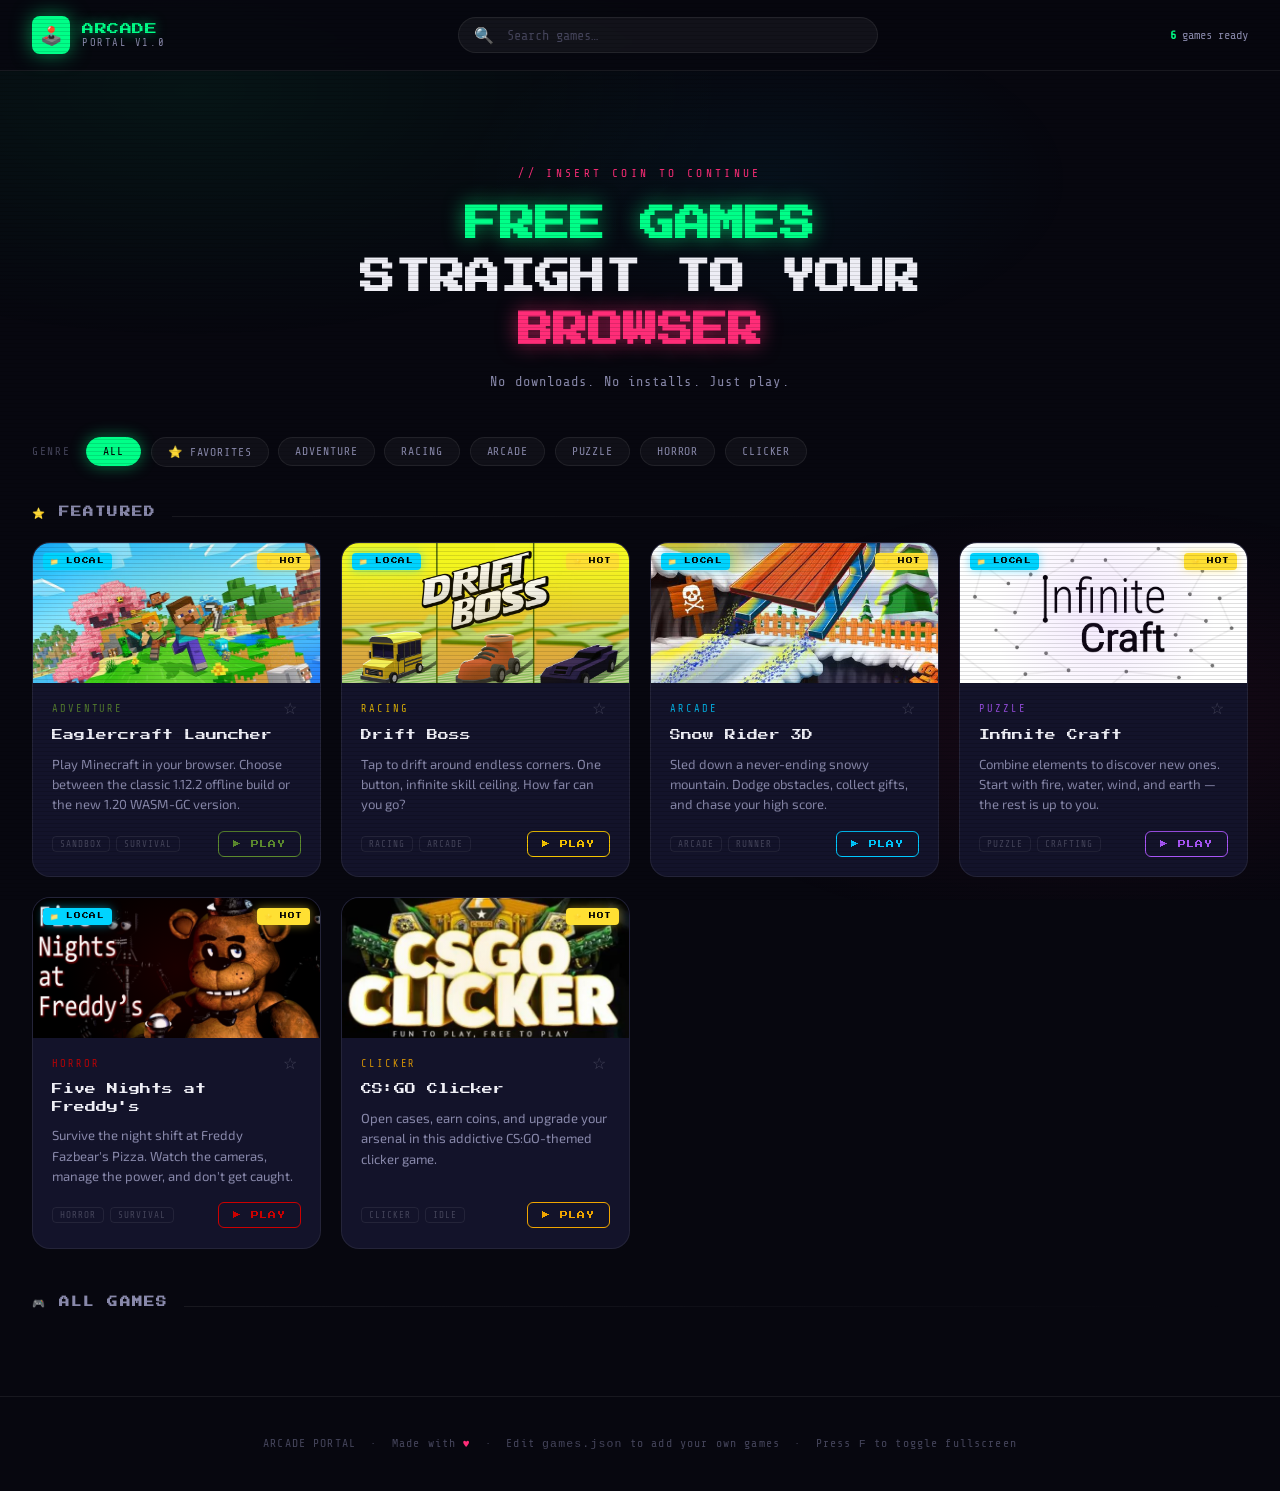
<file: index.html>
<!DOCTYPE html>
<html lang="en">
<head>
  <meta charset="UTF-8" />
  <meta name="viewport" content="width=device-width, initial-scale=1.0" />
  <title>ARCADE PORTAL — Play Free Games Online</title>
  <meta name="description" content="A curated collection of free browser games. Puzzle, arcade, strategy and more — all in one place." />
  <meta http-equiv="Content-Security-Policy" content="upgrade-insecure-requests">
  <link rel="stylesheet" href="style.css" />
  <link rel="icon" href="[data-uri]" />
</head>
<body>

  <!-- ══ HEADER ══ -->
  <header class="site-header">
    <div class="header-inner">
      <a class="logo" href="#">
        <div class="logo-icon">🕹️</div>
        <div>
          <div class="logo-text">ARCADE</div>
          <div class="logo-sub">PORTAL v1.0</div>
        </div>
      </a>
      <div class="search-wrap">
        <span class="search-icon">🔍</span>
        <input type="search" id="search-input" class="search-input" placeholder="Search games…" autocomplete="off" spellcheck="false" />
      </div>
      <div class="game-count-badge" id="game-count">Loading…</div>
    </div>
  </header>

  <!-- ══ MAIN ══ -->
  <main class="main-container">

    <!-- Hero -->
    <section class="hero">
      <span class="hero-eyebrow">// INSERT COIN TO CONTINUE</span>
      <h1 class="hero-title">
        <span class="highlight-green">FREE GAMES</span><br>
        STRAIGHT TO YOUR<br>
        <span class="highlight-pink">BROWSER</span>
      </h1>
      <p class="hero-subtitle">No downloads. No installs. Just play.</p>
    </section>

    <!-- Filters -->
    <div class="filter-bar" id="filter-bar"></div>

    <!-- Recently Played -->
    <section class="recent-section" id="recent-section" style="display:none">
      <div class="section-header">
        <h2 class="section-title">🕐 Recently Played</h2>
        <div class="section-line"></div>
      </div>
      <div class="recent-grid" id="recent-grid"></div>
    </section>

    <!-- Featured -->
    <section class="featured-section" id="featured-section">
      <div class="section-header">
        <h2 class="section-title">⭐ Featured</h2>
        <div class="section-line"></div>
      </div>
      <div class="featured-grid" id="featured-grid"></div>
    </section>

    <!-- All Games -->
    <section>
      <div class="section-header">
        <h2 class="section-title" id="all-section-title">🎮 All Games</h2>
        <div class="section-line"></div>
      </div>
      <div class="games-grid" id="all-games-grid"></div>
    </section>

    <!-- No Results -->
    <div class="no-results" id="no-results">
      <span class="no-results-icon">🔭</span>
      <h3>No games found</h3>
      <p>Try a different search term or category.</p>
    </div>

  </main>

  <!-- ══ MODAL ══ -->
  <div class="modal-overlay" id="modal-overlay" role="dialog" aria-modal="true">
    <div class="modal-window" id="modal-window">

      <div class="modal-header">
        <div class="modal-title-group">
          <span class="modal-emoji" id="modal-emoji">🎮</span>
          <div>
            <div class="modal-game-name"     id="modal-game-name">Game Title</div>
            <div class="modal-game-category" id="modal-game-category">Category</div>
          </div>
        </div>

        <div class="modal-actions">
          <button class="modal-btn modal-btn-fullscreen" id="modal-fullscreen" title="Fullscreen (F)">⛶ FULL</button>
          <a id="modal-open-external" href="#" target="_blank" rel="noopener noreferrer"
             class="modal-btn modal-btn-outline" title="Open in new tab">
            ↗ <span>New Tab</span>
          </a>
          <button class="modal-btn modal-btn-close" id="modal-close" title="Close (Esc)">✕</button>
        </div>
      </div>

      <div class="modal-body">
        <div class="iframe-loading" id="iframe-loading">
          <div class="loading-spinner"></div>
          <div class="loading-text">LOADING<span class="loading-dots"></span></div>
        </div>

        <div class="iframe-blocked" id="iframe-blocked">
          <span class="blocked-icon">🚫</span>
          <div class="blocked-title">THIS GAME BLOCKS EMBEDDING</div>
          <p class="blocked-desc">This game can't be shown inside another website. Open it in a new tab to play!</p>
          <a id="blocked-open-external" href="#" target="_blank" rel="noopener noreferrer" class="open-external-btn">
            ▶ PLAY IN NEW TAB
          </a>
        </div>

        <iframe
          id="game-iframe"
          class="game-iframe"
          src="about:blank"
          title="Game"
          allow="fullscreen; autoplay; gamepad"
          sandbox="allow-scripts allow-same-origin allow-forms allow-popups allow-pointer-lock allow-top-navigation"
        ></iframe>
      </div>
    </div>
  </div>

  <!-- ══ FOOTER ══ -->
  <footer class="site-footer">
    ARCADE PORTAL &nbsp;·&nbsp; Made with <span>♥</span> &nbsp;·&nbsp;
    Edit <code>games.json</code> to add your own games &nbsp;·&nbsp;
    Press <code>F</code> to toggle fullscreen
  </footer>

  <script src="app.js"></script>
</body>
</html>
</file>
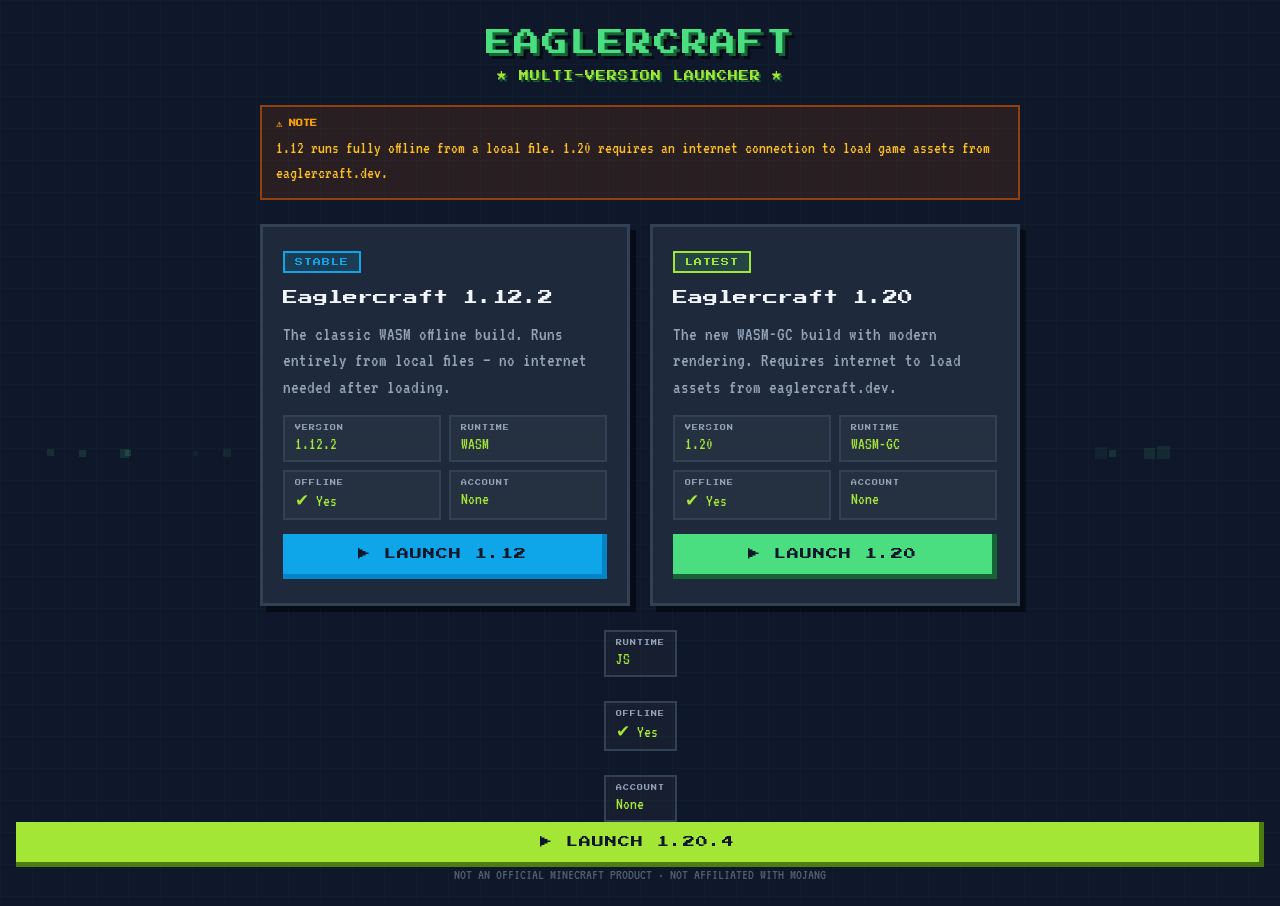
<file: EaglerLauncher.html>
<!DOCTYPE html>
<html lang="en">
<head>
  <meta charset="UTF-8"/>
  <meta name="viewport" content="width=device-width, initial-scale=1.0"/>
  <title>Eaglercraft Launcher</title>
  <link href="https://fonts.googleapis.com/css2?family=Press+Start+2P&family=VT323:wght@400&display=swap" rel="stylesheet"/>
  <style>
    *, *::before, *::after { box-sizing: border-box; margin: 0; padding: 0; }

    :root {
      --green:      #4ade80;
      --dark-green: #166534;
      --lime:       #a3e635;
      --sky:        #0ea5e9;
      --gold:       #fbbf24;
      --red:        #ef4444;
      --bg:         #0f172a;
      --card:       #1e293b;
      --border:     #334155;
      --text:       #f1f5f9;
      --muted:      #94a3b8;
    }

    body {
      font-family: 'VT323', monospace;
      background: var(--bg);
      color: var(--text);
      min-height: 100vh;
      display: flex;
      flex-direction: column;
      align-items: center;
      justify-content: center;
      padding: 24px 16px;
      position: relative;
      overflow-x: hidden;
    }

    /* Pixel grid */
    body::before {
      content: '';
      position: fixed; inset: 0;
      background-image:
        linear-gradient(rgba(74,222,128,0.03) 1px, transparent 1px),
        linear-gradient(90deg, rgba(74,222,128,0.03) 1px, transparent 1px);
      background-size: 32px 32px;
      pointer-events: none; z-index: 0;
    }

    .pixel {
      position: fixed; width: 8px; height: 8px;
      background: var(--green); opacity: 0.12;
      animation: floatPixel linear infinite;
      pointer-events: none; z-index: 0;
    }
    @keyframes floatPixel {
      0%   { transform: translateY(110vh) rotate(0deg);   opacity: 0; }
      10%  { opacity: 0.12; }
      90%  { opacity: 0.12; }
      100% { transform: translateY(-10vh) rotate(360deg); opacity: 0; }
    }

    .container {
      position: relative; z-index: 1;
      width: 100%; max-width: 760px;
      display: flex; flex-direction: column;
      align-items: center; gap: 24px;
    }

    /* Logo */
    .logo-title {
      font-family: 'Press Start 2P', monospace;
      font-size: clamp(16px, 4vw, 26px);
      color: var(--green);
      text-shadow: 3px 3px 0 var(--dark-green), 6px 6px 0 rgba(0,0,0,0.5);
      text-align: center; letter-spacing: 2px; line-height: 1.5;
      animation: titlePulse 3s ease-in-out infinite;
    }
    .logo-sub {
      font-family: 'Press Start 2P', monospace;
      font-size: clamp(7px, 1.4vw, 10px);
      color: var(--lime); text-align: center;
      text-shadow: 2px 2px 0 var(--dark-green);
      margin-top: 8px; letter-spacing: 1px;
    }
    @keyframes titlePulse {
      0%,100% { text-shadow: 3px 3px 0 var(--dark-green), 6px 6px 0 rgba(0,0,0,0.5); }
      50%      { text-shadow: 3px 3px 0 var(--dark-green), 6px 6px 0 rgba(0,0,0,0.5), 0 0 30px var(--green); }
    }

    /* Version cards grid */
    .versions-grid {
      display: grid;
      grid-template-columns: 1fr 1fr;
      gap: 20px;
      width: 100%;
    }

    @media (max-width: 480px) {
      .versions-grid { grid-template-columns: 1fr; }
    }

    .ver-card {
      background: var(--card);
      border: 3px solid var(--border);
      box-shadow: 6px 6px 0 rgba(0,0,0,0.5);
      padding: 24px 20px;
      display: flex; flex-direction: column; gap: 14px;
      transition: border-color 0.15s;
    }
    .ver-card:hover { border-color: var(--green); }

    .ver-badge {
      display: inline-block;
      font-family: 'Press Start 2P', monospace;
      font-size: 8px; padding: 5px 10px;
      border: 2px solid; letter-spacing: 1px;
      width: fit-content;
    }
    .ver-badge.v112 { background: rgba(14,165,233,0.15); color: var(--sky);  border-color: var(--sky); }
    .ver-badge.v120 { background: rgba(74,222,128,0.15); color: var(--lime); border-color: var(--lime); }

    .ver-title {
      font-family: 'Press Start 2P', monospace;
      font-size: clamp(11px, 2vw, 15px);
      color: var(--text); line-height: 1.4;
    }

    .ver-desc {
      font-size: 19px; color: var(--muted); line-height: 1.4; flex: 1;
    }

    .ver-specs {
      display: grid; grid-template-columns: 1fr 1fr; gap: 8px;
    }

    .spec-item {
      background: rgba(255,255,255,0.03);
      border: 2px solid var(--border);
      padding: 8px 10px;
    }
    .spec-label {
      font-family: 'Press Start 2P', monospace;
      font-size: 6px; color: var(--muted);
      letter-spacing: 1px; margin-bottom: 4px;
    }
    .spec-val { font-size: 17px; color: var(--lime); }

    .launch-btn {
      display: block; width: 100%; padding: 14px;
      font-family: 'Press Start 2P', monospace;
      font-size: clamp(9px, 1.5vw, 12px);
      letter-spacing: 1px; text-align: center;
      cursor: pointer; border: none; outline: none;
      position: relative; overflow: hidden;
      transition: all 0.08s;
    }
    .launch-btn.v112 {
      background: var(--sky); color: #0f172a;
      border-bottom: 5px solid #0284c7;
      border-right: 5px solid #0284c7;
    }
    .launch-btn.v112:hover { background: #38bdf8; }
    .launch-btn.v120 {
      background: var(--green); color: #0f172a;
      border-bottom: 5px solid var(--dark-green);
      border-right: 5px solid var(--dark-green);
    }
    .launch-btn.v120:hover { background: var(--lime); }
    .launch-btn:active { transform: translate(3px,3px); border-bottom-width: 2px; border-right-width: 2px; }

    /* Warning */
    .warning {
      background: rgba(146,64,14,0.2);
      border: 2px solid #92400e;
      padding: 12px 14px;
      font-size: 17px; color: var(--gold); line-height: 1.5;
      width: 100%;
    }
    .warning strong {
      font-family: 'Press Start 2P', monospace;
      font-size: 7px; display: block; margin-bottom: 5px; color: #f59e0b;
    }

    /* Footer */
    .footer { font-size: 15px; color: var(--muted); text-align: center; opacity: 0.5; }

    /* Game overlay */
    #game-overlay {
      display: none; position: fixed; inset: 0; z-index: 999;
      background: #000; flex-direction: column;
    }
    #game-overlay.active { display: flex; }

    .overlay-bar {
      display: flex; align-items: center;
      justify-content: space-between;
      padding: 8px 14px;
      background: #0f172a;
      border-bottom: 2px solid var(--green);
      flex-shrink: 0; gap: 10px;
    }
    .overlay-title {
      font-family: 'Press Start 2P', monospace;
      font-size: 9px; color: var(--green);
    }
    .overlay-actions { display: flex; gap: 8px; }

    .overlay-btn {
      font-family: 'Press Start 2P', monospace;
      font-size: 8px; padding: 6px 11px;
      cursor: pointer; border: 2px solid; letter-spacing: 1px;
    }
    .fs-btn  { background: rgba(74,222,128,0.1); color: var(--green); border-color: var(--green); }
    .fs-btn:hover { background: rgba(74,222,128,0.2); }
    .cls-btn { background: rgba(239,68,68,0.15);  color: #fca5a5; border-color: #991b1b; }
    .cls-btn:hover { background: rgba(239,68,68,0.3); }

    #game-frame { flex: 1; border: none; width: 100%; }

    .loading-msg {
      position: absolute; inset: 50px 0 0;
      display: flex; align-items: center; justify-content: center;
      font-family: 'Press Start 2P', monospace;
      font-size: 12px; color: var(--green);
      pointer-events: none;
      animation: titlePulse 1.5s ease-in-out infinite;
    }
  </style>
</head>
<body>

  <script>
    for (let i = 0; i < 18; i++) {
      const p = document.createElement('div');
      p.className = 'pixel';
      p.style.left = Math.random() * 100 + 'vw';
      p.style.animationDuration = (8 + Math.random() * 14) + 's';
      p.style.animationDelay   = (Math.random() * 12) + 's';
      const sz = (4 + Math.random() * 10) + 'px';
      p.style.width = p.style.height = sz;
      p.style.opacity = (0.05 + Math.random() * 0.12);
      document.body.appendChild(p);
    }
  </script>

  <div class="container">

    <!-- Logo -->
    <div>
      <div class="logo-title">EAGLERCRAFT</div>
      <div class="logo-sub">★ MULTI-VERSION LAUNCHER ★</div>
    </div>

    <!-- Warning -->
    <div class="warning">
      <strong>⚠ NOTE</strong>
      1.12 runs fully offline from a local file. 1.20 requires an internet connection to load game assets from eaglercraft.dev.
    </div>

    <!-- Version cards -->
    <div class="versions-grid">

      <!-- 1.12 -->
      <div class="ver-card">
        <div class="ver-badge v112">STABLE</div>
        <div class="ver-title">Eaglercraft 1.12.2</div>
        <div class="ver-desc">The classic WASM offline build. Runs entirely from local files — no internet needed after loading.</div>
        <div class="ver-specs">
          <div class="spec-item">
            <div class="spec-label">VERSION</div>
            <div class="spec-val">1.12.2</div>
          </div>
          <div class="spec-item">
            <div class="spec-label">RUNTIME</div>
            <div class="spec-val">WASM</div>
          </div>
          <div class="spec-item">
            <div class="spec-label">OFFLINE</div>
            <div class="spec-val">✔ Yes</div>
          </div>
          <div class="spec-item">
            <div class="spec-label">ACCOUNT</div>
            <div class="spec-val">None</div>
          </div>
        </div>
        <button class="launch-btn v112" onclick="launchGame('Eaglercraft_1_12_2_WASM_Offline_Download.html', '1.12.2')">▶ LAUNCH 1.12</button>
      </div>

      <!-- 1.20 -->
      <div class="ver-card">
        <div class="ver-badge v120">LATEST</div>
        <div class="ver-title">Eaglercraft 1.20</div>
        <div class="ver-desc">The new WASM-GC build with modern rendering. Requires internet to load assets from eaglercraft.dev.</div>
        <div class="ver-specs">
          <div class="spec-item">
            <div class="spec-label">VERSION</div>
            <div class="spec-val">1.20</div>
          </div>
          <div class="spec-item">
            <div class="spec-label">RUNTIME</div>
            <div class="spec-val">WASM-GC</div>
          </div>
          <div class="spec-item">
            <div class="spec-label">OFFLINE</div>
            <div class="spec-val">✔ Yes</div>
          </div>
          <div class="spec-item">
            <div class="spec-label">ACCOUNT</div>
            <div class="spec-val">None</div>
          </div>
        </div>
        <button class="launch-btn v120" onclick="launchGame('eaglercraft_1_20.html', '1.20')">▶ LAUNCH 1.20</button>
      </div>

    </div>
          <div class="spec-item">
            <div class="spec-label">RUNTIME</div>
            <div class="spec-val">JS</div>
          </div>
          <div class="spec-item">
            <div class="spec-label">OFFLINE</div>
            <div class="spec-val">✔ Yes</div>
          </div>
          <div class="spec-item">
            <div class="spec-label">ACCOUNT</div>
            <div class="spec-val">None</div>
          </div>
        </div>
        <button class="launch-btn v120" style="background:#a3e635;border-color:#4d7c0f;" onclick="launchGame('eaglercraft_1204/index.html', '1.20.4')">▶ LAUNCH 1.20.4</button>
      </div>

    </div>

    <div class="footer">NOT AN OFFICIAL MINECRAFT PRODUCT · NOT AFFILIATED WITH MOJANG</div>
  </div>

  <!-- Game overlay -->
  <div id="game-overlay">
    <div class="overlay-bar">
      <span class="overlay-title" id="overlay-title">▶ EAGLERCRAFT — RUNNING</span>
      <div class="overlay-actions">
        <button class="overlay-btn fs-btn" onclick="goFullscreen()" title="Fullscreen">⛶ FULLSCREEN</button>
        <button class="overlay-btn cls-btn" onclick="closeGame()">✕ CLOSE</button>
      </div>
    </div>
    <div class="loading-msg" id="loading-msg">LOADING GAME...</div>
    <iframe id="game-frame" src="" allow="fullscreen; autoplay; gamepad"
      sandbox="allow-scripts allow-same-origin allow-forms allow-popups allow-pointer-lock allow-downloads"
      onload="document.getElementById('loading-msg').style.display='none'">
    </iframe>
  </div>

  <script>
    function launchGame(file, version) {
      document.getElementById('overlay-title').textContent = '▶ EAGLERCRAFT ' + version + ' — RUNNING';
      document.getElementById('loading-msg').style.display = 'flex';
      document.getElementById('game-frame').src = file;
      document.getElementById('game-overlay').classList.add('active');
    }

    function closeGame() {
      document.getElementById('game-frame').src = '';
      document.getElementById('game-overlay').classList.remove('active');
    }

    function goFullscreen() {
      const frame = document.getElementById('game-frame');
      if (frame.requestFullscreen)       frame.requestFullscreen();
      else if (frame.webkitRequestFullscreen) frame.webkitRequestFullscreen();
    }

    document.addEventListener('keydown', e => { if (e.key === 'Escape') closeGame(); });
  </script>

</body>
</html>
</file>
<file: style.css>
/* ============================================
   ARCADE PORTAL — style.css
   ============================================ */

@import url('https://fonts.googleapis.com/css2?family=Press+Start+2P&family=Share+Tech+Mono&family=Exo+2:wght@300;400;600;700&display=swap');

:root {
  --bg-deep:      #07070f;
  --bg-surface:   #0e0e1c;
  --bg-card:      #13132a;
  --bg-modal:     #0b0b18;

  --neon-green:   #00ff88;
  --neon-pink:    #ff2d78;
  --neon-cyan:    #00d4ff;
  --neon-yellow:  #ffe033;
  --neon-purple:  #bf5fff;

  --text-primary:   #eeeef5;
  --text-secondary: #8888aa;
  --text-muted:     #44445a;

  --border:       rgba(255,255,255,0.07);
  --border-glow:  rgba(0,255,136,0.35);

  --font-pixel: 'Press Start 2P', monospace;
  --font-mono:  'Share Tech Mono', monospace;
  --font-body:  'Exo 2', sans-serif;

  --radius:    10px;
  --radius-lg: 18px;
  --transition: 0.22s cubic-bezier(0.4,0,0.2,1);
}

*, *::before, *::after { box-sizing: border-box; margin: 0; padding: 0; }
html { scroll-behavior: smooth; }

body {
  background: var(--bg-deep);
  color: var(--text-primary);
  font-family: var(--font-body);
  min-height: 100vh;
  overflow-x: hidden;
  position: relative;
}

/* Scanlines */
body::before {
  content: '';
  position: fixed;
  inset: 0;
  background: repeating-linear-gradient(to bottom, transparent 0px, transparent 3px, rgba(0,0,0,0.12) 3px, rgba(0,0,0,0.12) 4px);
  pointer-events: none;
  z-index: 9999;
}

/* Ambient glows */
body::after {
  content: '';
  position: fixed;
  inset: 0;
  background:
    radial-gradient(ellipse 60% 40% at 15% 10%, rgba(0,255,136,0.06) 0%, transparent 70%),
    radial-gradient(ellipse 50% 35% at 85% 80%, rgba(255,45,120,0.07) 0%, transparent 70%),
    radial-gradient(ellipse 40% 30% at 60% 20%, rgba(0,212,255,0.05) 0%, transparent 60%);
  pointer-events: none;
  z-index: 0;
}

/* ── Header ── */
.site-header {
  position: sticky; top: 0; z-index: 100;
  background: rgba(7,7,15,0.88);
  backdrop-filter: blur(16px);
  border-bottom: 1px solid var(--border);
  padding: 0 2rem;
}
.header-inner {
  max-width: 1400px; margin: 0 auto;
  display: flex; align-items: center;
  justify-content: space-between;
  height: 70px; gap: 1.5rem;
}
.logo { display: flex; align-items: center; gap: .75rem; text-decoration: none; flex-shrink: 0; }
.logo-icon {
  width: 38px; height: 38px;
  background: var(--neon-green); border-radius: 8px;
  display: grid; place-items: center; font-size: 18px;
  box-shadow: 0 0 20px rgba(0,255,136,.5);
  animation: logo-pulse 3s ease-in-out infinite;
}
@keyframes logo-pulse {
  0%,100% { box-shadow: 0 0 20px rgba(0,255,136,.5); }
  50%      { box-shadow: 0 0 35px rgba(0,255,136,.8), 0 0 60px rgba(0,255,136,.3); }
}
.logo-text { font-family: var(--font-pixel); font-size: .75rem; color: var(--neon-green); letter-spacing: .05em; text-shadow: 0 0 12px rgba(0,255,136,.6); line-height: 1.4; }
.logo-sub  { font-family: var(--font-mono); font-size: .65rem; color: var(--text-secondary); letter-spacing: .15em; text-transform: uppercase; }

.search-wrap { flex: 1; max-width: 420px; position: relative; }
.search-input {
  width: 100%; background: rgba(255,255,255,.05);
  border: 1px solid var(--border); border-radius: 50px;
  padding: .6rem 1.2rem .6rem 3rem;
  color: var(--text-primary); font-family: var(--font-mono); font-size: .85rem;
  outline: none; transition: var(--transition);
}
.search-input::placeholder { color: var(--text-muted); }
.search-input:focus { border-color: var(--neon-green); box-shadow: 0 0 0 3px rgba(0,255,136,.15); background: rgba(255,255,255,.07); }
.search-icon { position: absolute; left: 1rem; top: 50%; transform: translateY(-50%); color: var(--text-muted); font-size: 1rem; pointer-events: none; }

.game-count-badge { font-family: var(--font-mono); font-size: .75rem; color: var(--text-secondary); white-space: nowrap; flex-shrink: 0; }
.game-count-badge span { color: var(--neon-green); font-weight: 700; }

/* ── Main ── */
.main-container { max-width: 1400px; margin: 0 auto; padding: 2.5rem 2rem 4rem; position: relative; z-index: 1; }

/* ── Hero ── */
.hero { text-align: center; padding: 3.5rem 1rem 3rem; }
.hero-eyebrow { font-family: var(--font-mono); font-size: .7rem; letter-spacing: .3em; color: var(--neon-pink); text-transform: uppercase; margin-bottom: 1.2rem; display: block; }
.hero-title { font-family: var(--font-pixel); font-size: clamp(1.1rem,3.5vw,2.2rem); line-height: 1.5; margin-bottom: 1rem; }
.hero-title .highlight-green { color: var(--neon-green); text-shadow: 0 0 20px rgba(0,255,136,.6); }
.hero-title .highlight-pink  { color: var(--neon-pink);  text-shadow: 0 0 20px rgba(255,45,120,.6); }
.hero-subtitle { font-family: var(--font-mono); font-size: .85rem; color: var(--text-secondary); letter-spacing: .08em; }

/* ── Filter Bar ── */
.filter-bar { display: flex; align-items: center; gap: .6rem; margin-bottom: 2.5rem; flex-wrap: wrap; }
.filter-label { font-family: var(--font-mono); font-size: .7rem; color: var(--text-muted); letter-spacing: .15em; text-transform: uppercase; margin-right: .4rem; flex-shrink: 0; }
.filter-btn {
  font-family: var(--font-mono); font-size: .72rem; letter-spacing: .08em;
  padding: .45rem 1rem; border-radius: 50px;
  border: 1px solid var(--border); background: rgba(255,255,255,.04);
  color: var(--text-secondary); cursor: pointer; transition: var(--transition);
  white-space: nowrap; text-transform: uppercase;
}
.filter-btn:hover { border-color: rgba(0,255,136,.4); color: var(--neon-green); background: rgba(0,255,136,.06); }
.filter-btn.active { background: var(--neon-green); border-color: var(--neon-green); color: #000; box-shadow: 0 0 16px rgba(0,255,136,.45); }

/* ── Section header ── */
.section-header { display: flex; align-items: baseline; gap: 1rem; margin-bottom: 1.4rem; }
.section-title { font-family: var(--font-pixel); font-size: .65rem; color: var(--text-secondary); letter-spacing: .2em; text-transform: uppercase; white-space: nowrap; }
.section-line { flex: 1; height: 1px; background: linear-gradient(90deg, var(--border) 0%, transparent 100%); }

/* ── Grids ── */
.featured-section, .recent-section { margin-bottom: 3rem; }
.featured-grid, .recent-grid {
  display: grid;
  grid-template-columns: repeat(auto-fill, minmax(280px,1fr));
  gap: 1.25rem;
}
.games-grid {
  display: grid;
  grid-template-columns: repeat(auto-fill, minmax(240px,1fr));
  gap: 1.25rem;
}

/* ── Game Card ── */
.game-card {
  background: var(--bg-card); border: 1px solid var(--border);
  border-radius: var(--radius-lg); overflow: hidden; cursor: pointer;
  transition: transform var(--transition), box-shadow var(--transition), border-color var(--transition);
  position: relative; display: flex; flex-direction: column;
  animation: card-in .5s ease backwards;
}
@keyframes card-in { from { opacity:0; transform:translateY(16px); } to { opacity:1; transform:translateY(0); } }

.game-card:hover {
  transform: translateY(-5px);
  border-color: var(--card-accent, var(--neon-green));
  box-shadow: 0 10px 40px rgba(0,0,0,.4), 0 0 25px color-mix(in srgb, var(--card-accent, var(--neon-green)) 30%, transparent);
}

.card-recent { border-color: rgba(0,212,255,.2); }

/* Thumbnail */
.card-thumb {
  height: 140px; position: relative; overflow: hidden;
  background: rgba(0,0,0,.3);
  display: flex; align-items: center; justify-content: center;
}
.card-thumb::before {
  content: ''; position: absolute; inset: 0;
  background: radial-gradient(circle at center, color-mix(in srgb, var(--card-accent,#00ff88) 18%, transparent) 0%, transparent 70%);
  opacity: .7; z-index: 1; transition: opacity .3s;
}
.game-card:hover .card-thumb::before { opacity: 1; }

.card-thumb-img {
  width: 100%; height: 100%; object-fit: cover;
  display: block; position: absolute; inset: 0; z-index: 0;
  transition: transform .4s ease;
}
.game-card:hover .card-thumb-img { transform: scale(1.06); }

.emoji {
  position: relative; z-index: 2; font-size: 3.5rem;
  filter: drop-shadow(0 0 12px var(--card-accent, var(--neon-green)));
  transition: transform .3s ease;
}
.game-card:hover .emoji { transform: scale(1.15); }

.badge-featured, .badge-local {
  position: absolute; top: 10px; right: 10px; z-index: 3;
  font-family: var(--font-pixel); font-size: .42rem; letter-spacing: .1em;
  padding: 4px 7px; border-radius: 4px; text-transform: uppercase;
}
.badge-featured { background: var(--neon-yellow); color: #000; box-shadow: 0 0 10px rgba(255,224,51,.5); }
.badge-local    { background: var(--neon-cyan);   color: #000; box-shadow: 0 0 10px rgba(0,212,255,.5); right: auto; left: 10px; }

/* Card body */
.card-body { padding: 1rem 1.2rem 1.2rem; flex: 1; display: flex; flex-direction: column; }
.card-top-row { display: flex; align-items: center; justify-content: space-between; margin-bottom: .4rem; }
.card-category { font-family: var(--font-mono); font-size: .65rem; letter-spacing: .18em; text-transform: uppercase; color: var(--card-accent, var(--neon-green)); opacity: .85; }

.fav-btn {
  background: none; border: none; cursor: pointer;
  font-size: 1rem; line-height: 1; padding: 2px 4px; border-radius: 4px;
  color: var(--text-muted); transition: var(--transition);
  flex-shrink: 0;
}
.fav-btn:hover, .fav-btn.active { color: var(--neon-yellow); transform: scale(1.2); }

.card-title { font-family: var(--font-pixel); font-size: .68rem; color: var(--text-primary); margin-bottom: .65rem; line-height: 1.6; }
.card-desc  { font-size: .82rem; color: var(--text-secondary); line-height: 1.55; flex: 1; }

.card-footer { margin-top: 1rem; display: flex; align-items: center; justify-content: space-between; }
.card-tags { display: flex; gap: .4rem; flex-wrap: wrap; }
.tag {
  font-family: var(--font-mono); font-size: .58rem; letter-spacing: .1em;
  padding: 2px 7px; border-radius: 4px; border: 1px solid var(--border);
  color: var(--text-muted); text-transform: uppercase;
}
.play-btn {
  font-family: var(--font-pixel); font-size: .5rem; padding: 8px 14px;
  background: transparent; border: 1.5px solid var(--card-accent, var(--neon-green));
  border-radius: 6px; color: var(--card-accent, var(--neon-green));
  cursor: pointer; transition: var(--transition); letter-spacing: .1em; white-space: nowrap; flex-shrink: 0;
}
.play-btn:hover { background: var(--card-accent, var(--neon-green)); color: #000; box-shadow: 0 0 14px color-mix(in srgb, var(--card-accent,var(--neon-green)) 50%, transparent); }

/* ── No Results ── */
.no-results { text-align: center; padding: 5rem 2rem; display: none; }
.no-results.visible { display: block; }
.no-results-icon { font-size: 3rem; margin-bottom: 1.5rem; display: block; }
.no-results h3 { font-family: var(--font-pixel); font-size: .75rem; color: var(--text-secondary); margin-bottom: .6rem; }
.no-results p  { font-family: var(--font-mono); font-size: .8rem; color: var(--text-muted); }

/* ── Modal ── */
.modal-overlay {
  position: fixed; inset: 0;
  background: rgba(4,4,10,.92); backdrop-filter: blur(10px);
  z-index: 1000; display: flex; align-items: center; justify-content: center; padding: 1rem;
  opacity: 0; pointer-events: none; transition: opacity .3s ease;
}
.modal-overlay.open { opacity: 1; pointer-events: all; }

.modal-window {
  background: var(--bg-modal);
  border: 1px solid var(--modal-accent, var(--neon-green));
  border-radius: var(--radius-lg);
  width: 100%; max-width: 1100px;
  height: 90vh; max-height: 820px;
  display: flex; flex-direction: column; overflow: hidden;
  box-shadow: 0 30px 80px rgba(0,0,0,.7), 0 0 60px color-mix(in srgb, var(--modal-accent,var(--neon-green)) 15%, transparent);
  transform: scale(.95) translateY(20px);
  transition: transform .3s cubic-bezier(.34,1.56,.64,1);
}
.modal-overlay.open .modal-window { transform: scale(1) translateY(0); }

/* Fullscreen: fill entire screen */
.modal-window:fullscreen,
.modal-window:-webkit-full-screen,
.modal-window:-moz-full-screen {
  max-width: 100vw; max-height: 100vh;
  height: 100vh; width: 100vw;
  border-radius: 0; border: none;
}

/* Modal header */
.modal-header {
  display: flex; align-items: center; justify-content: space-between;
  padding: 1rem 1.4rem; border-bottom: 1px solid var(--border); flex-shrink: 0; gap: 1rem;
}
.modal-title-group { display: flex; align-items: center; gap: .8rem; }
.modal-emoji { font-size: 1.6rem; filter: drop-shadow(0 0 8px var(--modal-accent,var(--neon-green))); }
.modal-game-name     { font-family: var(--font-pixel); font-size: .7rem; color: var(--text-primary); line-height: 1.4; }
.modal-game-category { font-family: var(--font-mono); font-size: .65rem; color: var(--modal-accent,var(--neon-green)); letter-spacing: .15em; text-transform: uppercase; }

.modal-actions { display: flex; gap: .5rem; flex-shrink: 0; }
.modal-btn {
  font-family: var(--font-mono); font-size: .72rem; padding: .45rem 1rem;
  border-radius: 8px; border: 1px solid var(--border); cursor: pointer;
  transition: var(--transition); text-decoration: none;
  display: flex; align-items: center; gap: .4rem; white-space: nowrap; background: transparent;
}
.modal-btn-outline { color: var(--text-secondary); }
.modal-btn-outline:hover { border-color: var(--neon-cyan); color: var(--neon-cyan); background: rgba(0,212,255,.06); }
.modal-btn-fullscreen { color: var(--neon-green); border-color: rgba(0,255,136,.3); }
.modal-btn-fullscreen:hover { background: rgba(0,255,136,.1); border-color: var(--neon-green); box-shadow: 0 0 12px rgba(0,255,136,.3); }
.modal-btn-close { background: rgba(255,45,120,.1); border-color: rgba(255,45,120,.3); color: var(--neon-pink); padding: .45rem .8rem; }
.modal-btn-close:hover { background: rgba(255,45,120,.2); border-color: var(--neon-pink); }

/* Modal body */
.modal-body { flex: 1; position: relative; background: #000; overflow: hidden; }
.game-iframe { width: 100%; height: 100%; border: none; display: block; }

.iframe-loading {
  position: absolute; inset: 0;
  display: flex; flex-direction: column; align-items: center; justify-content: center;
  background: var(--bg-modal); gap: 1.5rem; transition: opacity .4s ease;
}
.iframe-loading.hidden { opacity: 0; pointer-events: none; }

.loading-spinner {
  width: 50px; height: 50px;
  border: 3px solid var(--border);
  border-top-color: var(--modal-accent, var(--neon-green));
  border-radius: 50%; animation: spin .8s linear infinite;
}
@keyframes spin { to { transform: rotate(360deg); } }
.loading-text { font-family: var(--font-pixel); font-size: .55rem; color: var(--text-secondary); letter-spacing: .15em; }
.loading-dots::after { content: '...'; animation: dots 1.2s steps(4,end) infinite; }
@keyframes dots { 0%{content:'.'} 33%{content:'..'} 66%{content:'...'} 100%{content:'.'} }

/* Blocked notice */
.iframe-blocked {
  position: absolute; inset: 0; display: none;
  flex-direction: column; align-items: center; justify-content: center;
  gap: 1.2rem; padding: 2rem; text-align: center; background: var(--bg-modal);
}
.iframe-blocked.visible { display: flex; }
.blocked-icon { font-size: 3rem; }
.blocked-title { font-family: var(--font-pixel); font-size: .65rem; color: var(--neon-yellow); line-height: 1.6; }
.blocked-desc  { font-family: var(--font-mono); font-size: .8rem; color: var(--text-secondary); max-width: 380px; line-height: 1.6; }
.open-external-btn {
  font-family: var(--font-pixel); font-size: .55rem; padding: 12px 22px;
  border-radius: 8px; border: 2px solid var(--modal-accent,var(--neon-green));
  background: transparent; color: var(--modal-accent,var(--neon-green));
  cursor: pointer; transition: var(--transition); text-decoration: none; letter-spacing: .1em; margin-top: .5rem;
}
.open-external-btn:hover { background: var(--modal-accent,var(--neon-green)); color: #000; box-shadow: 0 0 20px color-mix(in srgb,var(--modal-accent,var(--neon-green)) 40%,transparent); }

/* ── Footer ── */
.site-footer { position: relative; z-index: 1; text-align: center; padding: 2.5rem 2rem; border-top: 1px solid var(--border); font-family: var(--font-mono); font-size: .72rem; color: var(--text-muted); letter-spacing: .1em; }
.site-footer span { color: var(--neon-pink); }

/* ── Scrollbar ── */
::-webkit-scrollbar { width: 6px; height: 6px; }
::-webkit-scrollbar-track { background: var(--bg-deep); }
::-webkit-scrollbar-thumb { background: var(--text-muted); border-radius: 3px; }
::-webkit-scrollbar-thumb:hover { background: var(--neon-green); }

/* ── Responsive ── */
@media (max-width: 768px) {
  .site-header { padding: 0 1rem; }
  .header-inner { height: 60px; }
  .logo-sub, .game-count-badge { display: none; }
  .main-container { padding: 1.5rem 1rem 3rem; }
  .hero { padding: 2rem 0 1.5rem; }
  .hero-title { font-size: 1rem; }
  .featured-grid, .recent-grid, .games-grid { grid-template-columns: 1fr 1fr; }
  .modal-btn-outline span { display: none; }
}
@media (max-width: 480px) {
  .featured-grid, .recent-grid, .games-grid { grid-template-columns: 1fr; }
  .modal-header { padding: .8rem 1rem; }
}
</file>
